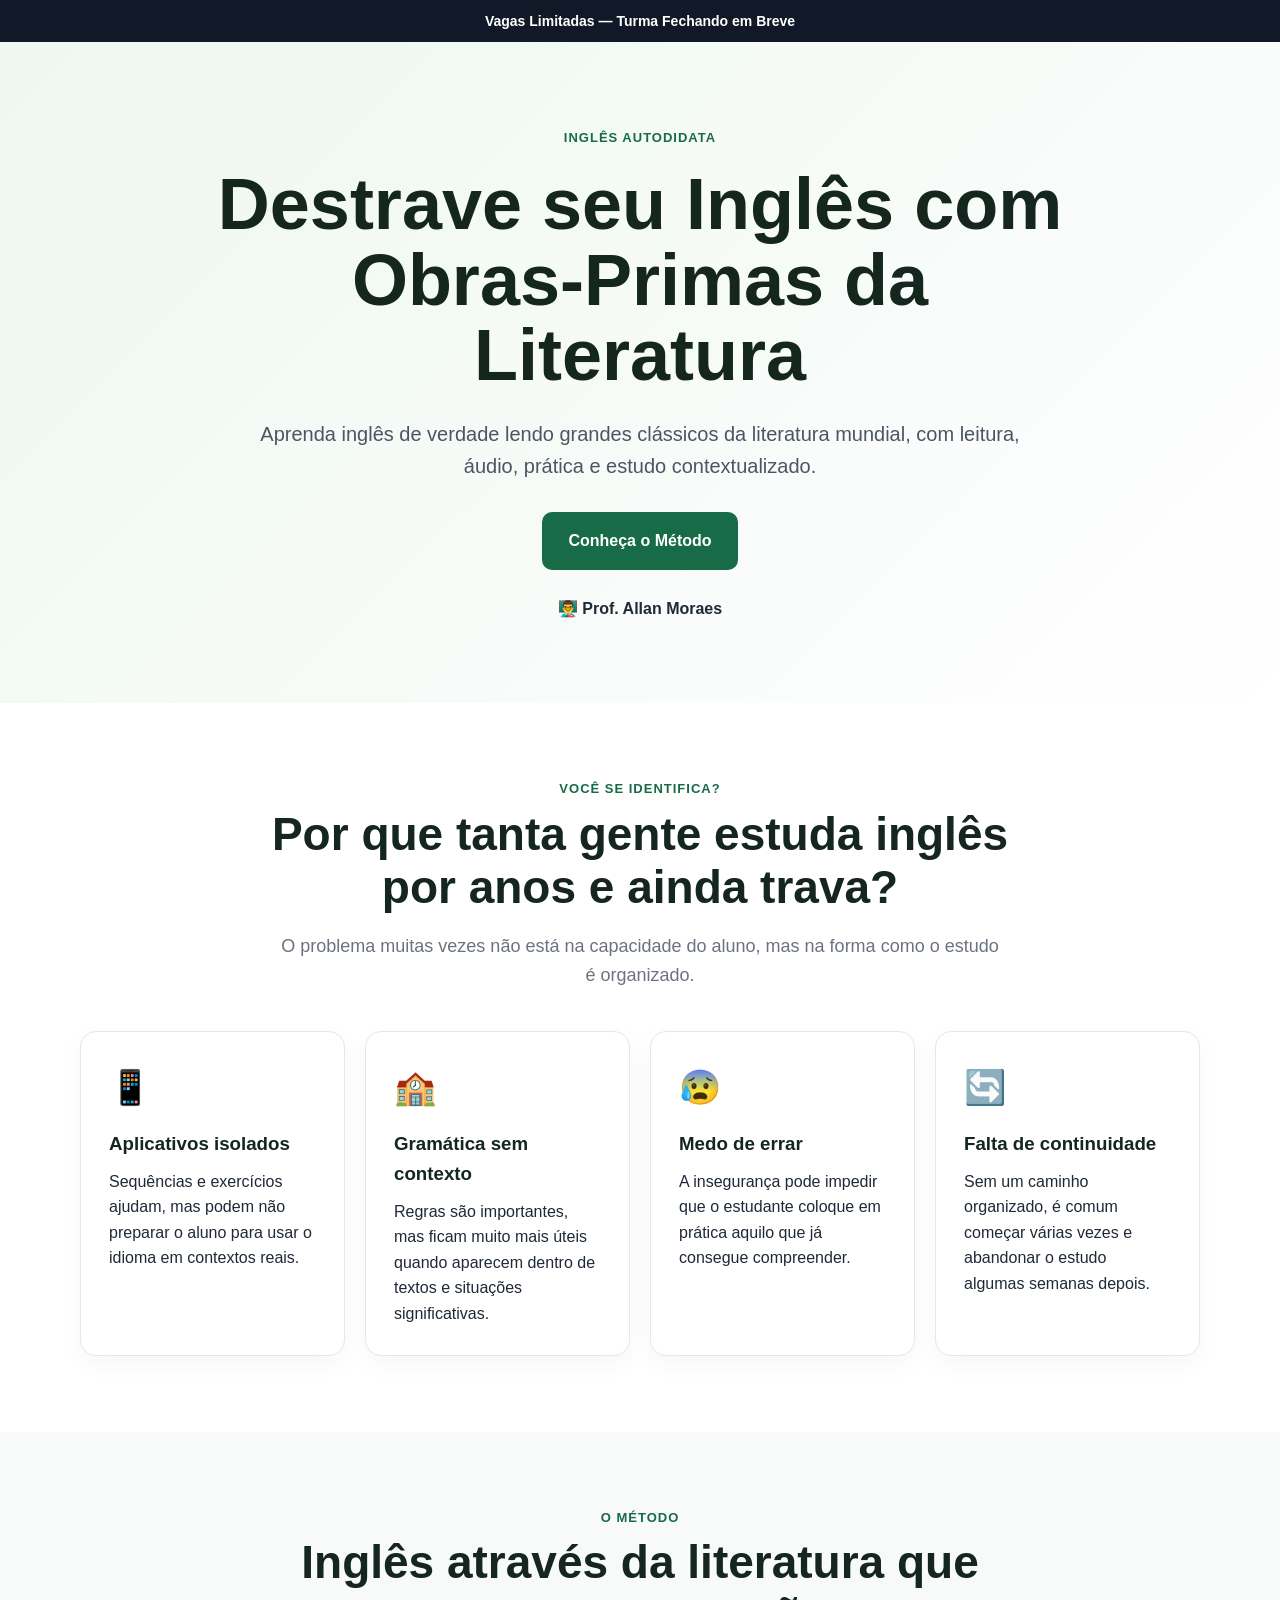
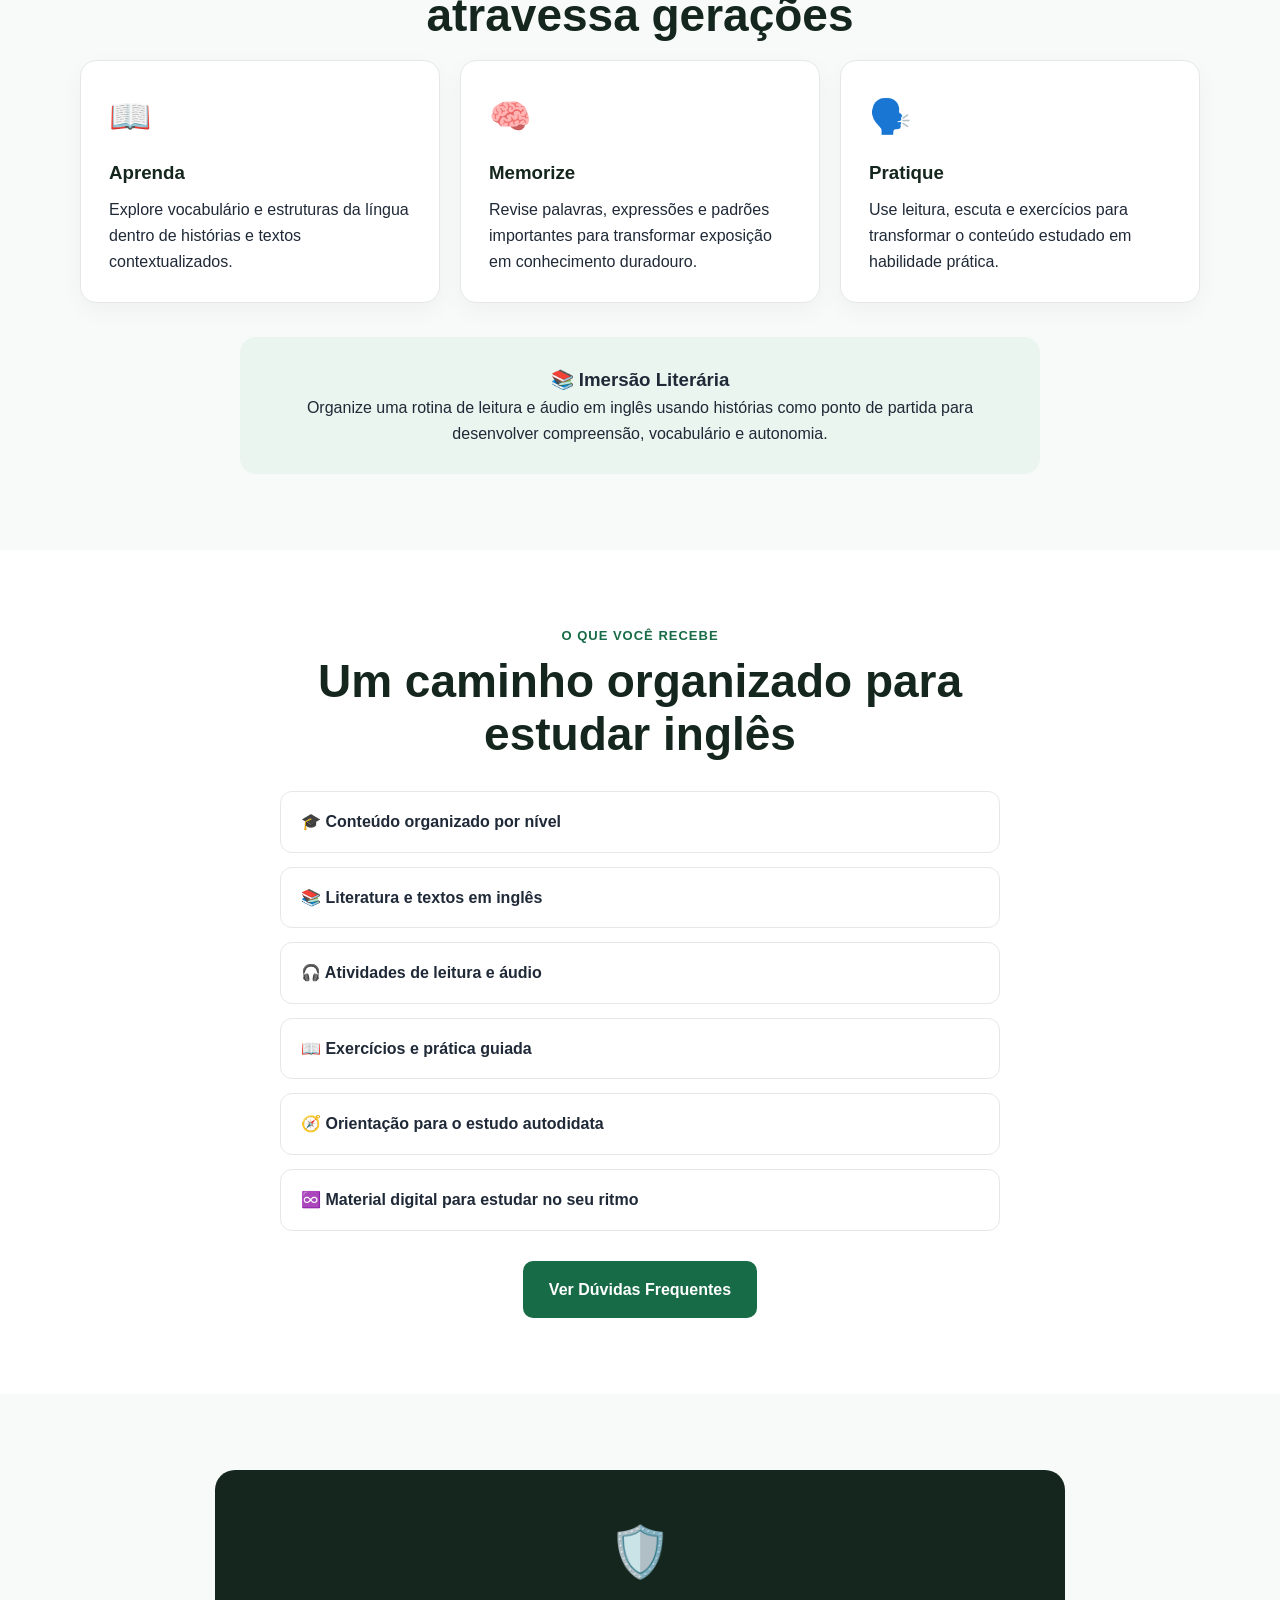
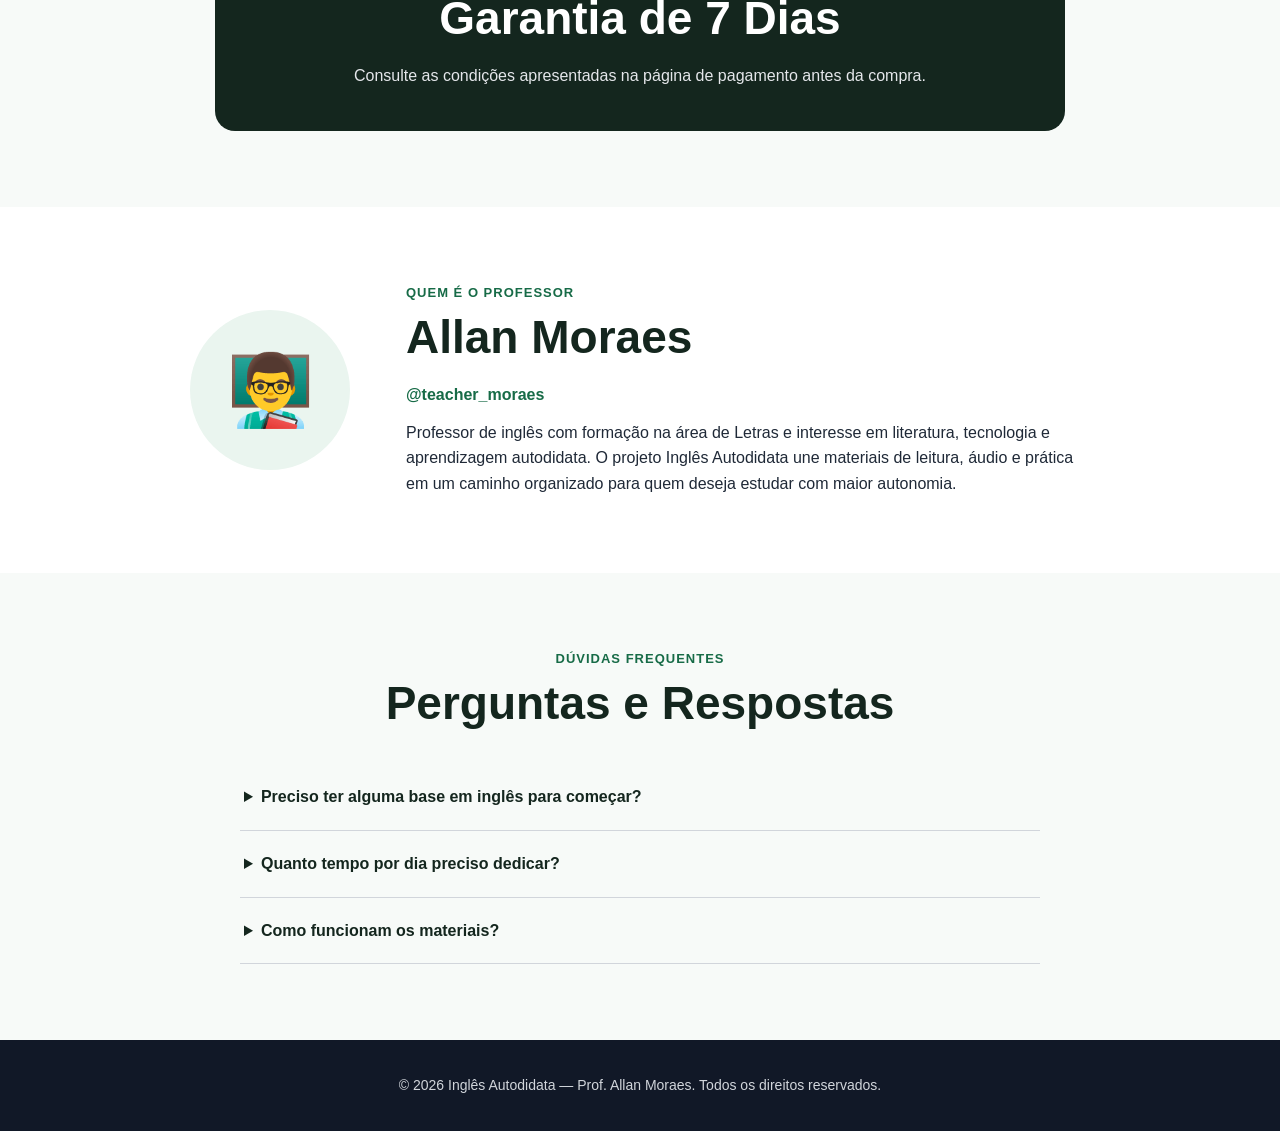
<file: index.html>
<!DOCTYPE html>
<html lang="pt-BR">
<head>
  <meta charset="UTF-8">
  <meta name="viewport" content="width=device-width, initial-scale=1.0">
  <meta name="description" content="Inglês Autodidata — aprenda inglês através da literatura clássica com o Prof. Allan Moraes.">
  <title>Inglês Autodidata | Allan Moraes</title>

  <style>
    * { box-sizing: border-box; margin: 0; padding: 0; }
    html { scroll-behavior: smooth; }

    body {
      font-family: Arial, Helvetica, sans-serif;
      color: #1f2937;
      background: #ffffff;
      line-height: 1.6;
    }

    a { text-decoration: none; color: inherit; }

    .container {
      width: min(1120px, 92%);
      margin: 0 auto;
    }

    .topbar {
      background: #111827;
      color: white;
      text-align: center;
      padding: 10px 16px;
      font-weight: 700;
      font-size: 14px;
    }

    .hero {
      background: linear-gradient(135deg, #eef7f1, #ffffff);
      padding: 82px 0;
      text-align: center;
    }

    .eyebrow {
      display: inline-block;
      color: #176b47;
      font-weight: 800;
      text-transform: uppercase;
      letter-spacing: 1px;
      font-size: 13px;
      margin-bottom: 18px;
    }

    h1 {
      font-size: clamp(38px, 7vw, 72px);
      line-height: 1.05;
      max-width: 900px;
      margin: 0 auto 24px;
      color: #14261e;
    }

    .hero p {
      max-width: 760px;
      margin: 0 auto 30px;
      font-size: 20px;
      color: #4b5563;
    }

    .btn {
      display: inline-block;
      background: #176b47;
      color: white;
      padding: 16px 26px;
      border-radius: 10px;
      font-weight: 800;
      transition: .2s;
      border: none;
      cursor: pointer;
    }

    .btn:hover {
      transform: translateY(-2px);
      opacity: .92;
    }

    .teacher-tag {
      margin-top: 26px;
      font-weight: 700;
    }

    section { padding: 76px 0; }

    .section-label {
      color: #176b47;
      text-transform: uppercase;
      letter-spacing: 1px;
      font-size: 13px;
      font-weight: 800;
      text-align: center;
      margin-bottom: 8px;
    }

    h2 {
      text-align: center;
      font-size: clamp(30px, 5vw, 46px);
      line-height: 1.15;
      color: #14261e;
      max-width: 800px;
      margin: 0 auto 18px;
    }

    .section-intro {
      text-align: center;
      max-width: 720px;
      margin: 0 auto 42px;
      color: #6b7280;
      font-size: 18px;
    }

    .grid {
      display: grid;
      grid-template-columns: repeat(4, 1fr);
      gap: 20px;
    }

    .grid.three { grid-template-columns: repeat(3, 1fr); }

    .card {
      background: white;
      border: 1px solid #e5e7eb;
      border-radius: 16px;
      padding: 28px;
      box-shadow: 0 8px 25px rgba(0,0,0,.04);
    }

    .card .icon {
      font-size: 34px;
      margin-bottom: 14px;
    }

    .card h3 {
      margin-bottom: 10px;
      color: #14261e;
    }

    .soft { background: #f7faf8; }

    .highlight {
      max-width: 800px;
      margin: 34px auto 0;
      padding: 28px;
      border-radius: 16px;
      background: #eaf5ef;
      text-align: center;
    }

    .quote {
      font-size: 16px;
      margin-bottom: 20px;
      color: #374151;
    }

    .stars {
      color: #b7791f;
      letter-spacing: 2px;
      margin-bottom: 14px;
    }

    .features {
      max-width: 720px;
      margin: 30px auto;
      display: grid;
      gap: 14px;
    }

    .feature {
      background: white;
      border: 1px solid #e5e7eb;
      padding: 17px 20px;
      border-radius: 12px;
      font-weight: 700;
    }

    .center { text-align: center; }

    .small {
      font-size: 13px;
      color: #6b7280;
      margin-top: 12px;
    }

    .guarantee {
      max-width: 850px;
      margin: 0 auto;
      background: #14261e;
      color: white;
      padding: 42px;
      border-radius: 20px;
      text-align: center;
    }

    .guarantee h2 { color: white; }
    .guarantee p { color: #e5e7eb; }

    .bio {
      display: grid;
      grid-template-columns: 180px 1fr;
      gap: 36px;
      align-items: center;
      max-width: 900px;
      margin: 0 auto;
    }

    .avatar {
      width: 160px;
      height: 160px;
      border-radius: 50%;
      display: grid;
      place-items: center;
      background: #eaf5ef;
      font-size: 70px;
    }

    .bio h2 { text-align: left; margin-left: 0; }

    .instagram {
      display: inline-block;
      margin-bottom: 12px;
      color: #176b47;
      font-weight: 800;
    }

    .faq {
      max-width: 800px;
      margin: 34px auto 0;
    }

    details {
      border-bottom: 1px solid #d1d5db;
      padding: 20px 4px;
    }

    summary {
      cursor: pointer;
      font-weight: 800;
      color: #14261e;
    }

    details p {
      padding-top: 12px;
      color: #4b5563;
    }

    footer {
      background: #111827;
      color: #d1d5db;
      padding: 34px 0;
      text-align: center;
      font-size: 14px;
    }

    @media (max-width: 850px) {
      .grid, .grid.three { grid-template-columns: 1fr 1fr; }
      .bio { grid-template-columns: 1fr; text-align: center; }
      .avatar { margin: auto; }
      .bio h2 { text-align: center; margin: 0 auto 18px; }
    }

    @media (max-width: 560px) {
      .grid, .grid.three { grid-template-columns: 1fr; }
      section { padding: 56px 0; }
      .hero { padding: 62px 0; }
      .hero p { font-size: 17px; }
    }
  </style>
</head>

<body>

  <div class="topbar">Vagas Limitadas — Turma Fechando em Breve</div>

  <header class="hero">
    <div class="container">
      <span class="eyebrow">Inglês Autodidata</span>
      <h1>Destrave seu Inglês com Obras-Primas da Literatura</h1>
      <p>
        Aprenda inglês de verdade lendo grandes clássicos da literatura mundial,
        com leitura, áudio, prática e estudo contextualizado.
      </p>
      <a class="btn" href="#metodo">Conheça o Método</a>
      <div class="teacher-tag">👨‍🏫 Prof. Allan Moraes</div>
    </div>
  </header>

  <section>
    <div class="container">
      <div class="section-label">Você se identifica?</div>
      <h2>Por que tanta gente estuda inglês por anos e ainda trava?</h2>
      <p class="section-intro">
        O problema muitas vezes não está na capacidade do aluno, mas na forma como o estudo é organizado.
      </p>

      <div class="grid">
        <div class="card">
          <div class="icon">📱</div>
          <h3>Aplicativos isolados</h3>
          <p>Sequências e exercícios ajudam, mas podem não preparar o aluno para usar o idioma em contextos reais.</p>
        </div>

        <div class="card">
          <div class="icon">🏫</div>
          <h3>Gramática sem contexto</h3>
          <p>Regras são importantes, mas ficam muito mais úteis quando aparecem dentro de textos e situações significativas.</p>
        </div>

        <div class="card">
          <div class="icon">😰</div>
          <h3>Medo de errar</h3>
          <p>A insegurança pode impedir que o estudante coloque em prática aquilo que já consegue compreender.</p>
        </div>

        <div class="card">
          <div class="icon">🔄</div>
          <h3>Falta de continuidade</h3>
          <p>Sem um caminho organizado, é comum começar várias vezes e abandonar o estudo algumas semanas depois.</p>
        </div>
      </div>
    </div>
  </section>

  <section class="soft" id="metodo">
    <div class="container">
      <div class="section-label">O Método</div>
      <h2>Inglês através da literatura que atravessa gerações</h2>

      <div class="grid three">
        <div class="card">
          <div class="icon">📖</div>
          <h3>Aprenda</h3>
          <p>Explore vocabulário e estruturas da língua dentro de histórias e textos contextualizados.</p>
        </div>

        <div class="card">
          <div class="icon">🧠</div>
          <h3>Memorize</h3>
          <p>Revise palavras, expressões e padrões importantes para transformar exposição em conhecimento duradouro.</p>
        </div>

        <div class="card">
          <div class="icon">🗣️</div>
          <h3>Pratique</h3>
          <p>Use leitura, escuta e exercícios para transformar o conteúdo estudado em habilidade prática.</p>
        </div>
      </div>

      <div class="highlight">
        <h3>📚 Imersão Literária</h3>
        <p>
          Organize uma rotina de leitura e áudio em inglês usando histórias como ponto de partida
          para desenvolver compreensão, vocabulário e autonomia.
        </p>
      </div>
    </div>
  </section>

  <section>
    <div class="container">
      <div class="section-label">O que você recebe</div>
      <h2>Um caminho organizado para estudar inglês</h2>

      <div class="features">
        <div class="feature">🎓 Conteúdo organizado por nível</div>
        <div class="feature">📚 Literatura e textos em inglês</div>
        <div class="feature">🎧 Atividades de leitura e áudio</div>
        <div class="feature">📖 Exercícios e prática guiada</div>
        <div class="feature">🧭 Orientação para o estudo autodidata</div>
        <div class="feature">♾️ Material digital para estudar no seu ritmo</div>
      </div>

      <div class="center">
        <a class="btn" href="#faq">Ver Dúvidas Frequentes</a>
      </div>
    </div>
  </section>

  <section class="soft">
    <div class="container">
      <div class="guarantee">
        <div style="font-size:50px">🛡️</div>
        <h2>Garantia de 7 Dias</h2>
        <p>
          Consulte as condições apresentadas na página de pagamento antes da compra.
        </p>
      </div>
    </div>
  </section>

  <section>
    <div class="container">
      <div class="bio">
        <div class="avatar">👨‍🏫</div>
        <div>
          <div class="section-label" style="text-align:left">Quem é o professor</div>
          <h2>Allan Moraes</h2>
          <a class="instagram" href="#" aria-label="Instagram">@teacher_moraes</a>
          <p>
            Professor de inglês com formação na área de Letras e interesse em literatura,
            tecnologia e aprendizagem autodidata. O projeto Inglês Autodidata une materiais
            de leitura, áudio e prática em um caminho organizado para quem deseja estudar
            com maior autonomia.
          </p>
        </div>
      </div>
    </div>
  </section>

  <section class="soft" id="faq">
    <div class="container">
      <div class="section-label">Dúvidas Frequentes</div>
      <h2>Perguntas e Respostas</h2>

      <div class="faq">
        <details>
          <summary>Preciso ter alguma base em inglês para começar?</summary>
          <p>Não necessariamente. A proposta é organizar o conteúdo por nível para permitir uma progressão gradual.</p>
        </details>

        <details>
          <summary>Quanto tempo por dia preciso dedicar?</summary>
          <p>Você pode adaptar a rotina à sua disponibilidade. A consistência tende a ser mais importante que sessões muito longas e esporádicas.</p>
        </details>

        <details>
          <summary>Como funcionam os materiais?</summary>
          <p>Os materiais combinam explicações, leitura, áudio e atividades para estudo guiado e prática independente.</p>
        </details>
      </div>
    </div>
  </section>

  <footer>
    <div class="container">
      <p>© 2026 Inglês Autodidata — Prof. Allan Moraes. Todos os direitos reservados.</p>
    </div>
  </footer>

</body>
</html>
</file>
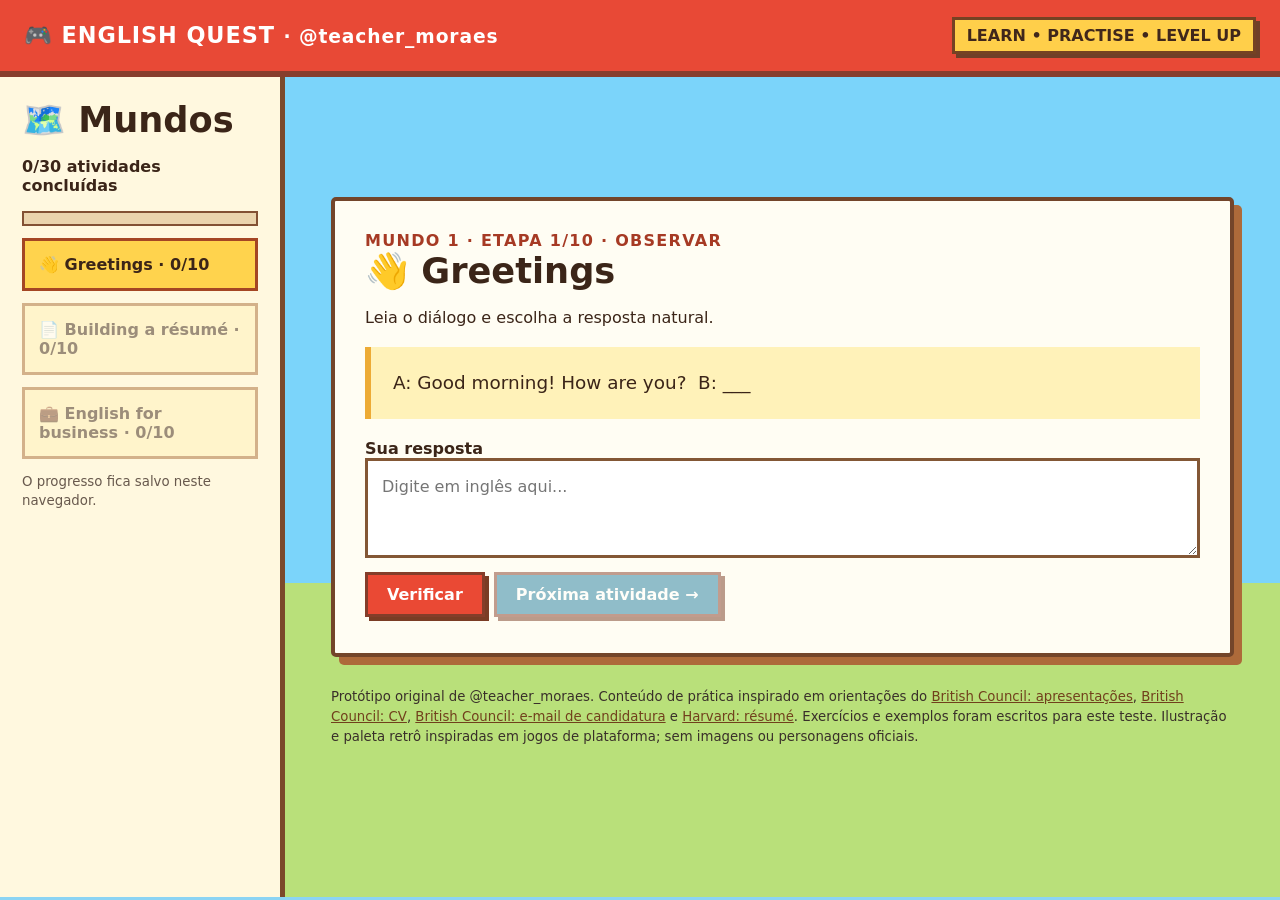
<file: English_Quest_teacher_moraes.html>
<!doctype html><html lang="pt-BR"><head><meta charset="utf-8"><meta name="viewport" content="width=device-width,initial-scale=1"><title>@teacher_moraes · English Quest</title><style>
:root{font-family:system-ui,Arial,sans-serif;color:#3b2518;background:#8bd4f4}*{box-sizing:border-box}body{margin:0;background:linear-gradient(#7bd4fa 0 65%,#b9e07a 65%)}header{background:#e84936;color:white;border-bottom:6px solid #873e2d;padding:17px 24px;display:flex;justify-content:space-between;align-items:center;gap:16px;flex-wrap:wrap}h1{font-size:1.4rem;margin:0;letter-spacing:.04em}.tag{background:#ffcf4a;color:#40271b;border:3px solid #754223;box-shadow:4px 4px 0 #703f28;padding:6px 12px;font-weight:900}.layout{display:grid;grid-template-columns:285px minmax(0,1fr);min-height:calc(100vh - 80px)}aside{background:#fff8df;border-right:5px solid #7b492b;padding:22px}main{padding:clamp(16px,4vw,46px);max-width:1040px;width:100%;margin:auto}.card{background:#fffdf3;border:4px solid #73452a;box-shadow:8px 8px 0 #ad6a3a;padding:clamp(18px,3vw,30px);border-radius:5px}h2{margin:0 0 10px;font-size:clamp(1.5rem,4vw,2.2rem)}.stage{color:#a63a24;font-weight:900;letter-spacing:.08em}.prompt{padding:22px;background:#fff2b9;border-left:6px solid #edab35;margin:20px 0;line-height:1.55;font-size:1.15rem;white-space:pre-wrap}.module{display:block;width:100%;text-align:left;margin:12px 0;padding:14px;border:3px solid #a86c38;background:#fff2b9;color:#3b2518;font-weight:800;cursor:pointer}.module.active{background:#ffd34d;border-color:#a44624}.module:disabled{opacity:.5;cursor:not-allowed}button{font:inherit}textarea{width:100%;min-height:100px;padding:14px;border:3px solid #835735;font:1rem/1.5 system-ui;resize:vertical;background:#fff}button.action{background:#ea4934;color:white;border:3px solid #853d29;box-shadow:4px 4px 0 #7a3c24;padding:10px 19px;font-weight:800;cursor:pointer;margin:10px 9px 6px 0}button.action.secondary{background:#247fa0}button.action:disabled{opacity:.5;cursor:not-allowed}.feedback{margin-top:16px;padding:15px;background:#e4f5ce;border-left:6px solid #5c9b31;line-height:1.5}.feedback.error{background:#ffe1d8;border-color:#cf4935}.progress{height:15px;background:#ead4ad;border:2px solid #825134;margin:12px 0}.progress span{display:block;height:100%;background:#58aa50}small{color:#68594d}footer{font-size:.83rem;line-height:1.5;margin:30px 0;color:#392f2a}a{color:#71401c}#counter{font-weight:800}@media(max-width:720px){.layout{display:block}aside{border-right:0;border-bottom:4px solid #7b492b}.card{box-shadow:4px 4px 0 #ad6a3a}header{padding:15px}}
</style></head><body><header><h1>🎮 ENGLISH QUEST <small style="color:#fff">· @teacher_moraes</small></h1><div class="tag">LEARN • PRACTISE • LEVEL UP</div></header><div class="layout"><aside><h2>🗺️ Mundos</h2><p id="counter"></p><div class="progress"><span id="bar"></span></div><div id="modules"></div><small>O progresso fica salvo neste navegador.</small></aside><main><section class="card"><div class="stage" id="stage"></div><h2 id="title"></h2><p id="instruction"></p><div class="prompt" id="prompt"></div><label for="answer"><strong>Sua resposta</strong></label><textarea id="answer" placeholder="Digite em inglês aqui..."></textarea><div><button class="action" id="check">Verificar</button><button class="action secondary" id="next">Próxima atividade →</button></div><div id="feedback" aria-live="polite"></div></section><footer>Protótipo original de @teacher_moraes. Conteúdo de prática inspirado em orientações do <a href="https://learnenglish.britishcouncil.org/free-resources/speaking/a1/meeting-new-people">British Council: apresentações</a>, <a href="https://learnenglish.britishcouncil.org/free-resources/business/business/magazine/writing-good-cv">British Council: CV</a>, <a href="https://learnenglish.britishcouncil.org/free-resources/writing/a2/email-cover-letter">British Council: e-mail de candidatura</a> e <a href="https://careerservices.fas.harvard.edu/resources/create-a-strong-resume/">Harvard: résumé</a>. Exercícios e exemplos foram escritos para este teste. Ilustração e paleta retrô inspiradas em jogos de plataforma; sem imagens ou personagens oficiais.</footer></main></div><script>
const modules=[{"name": "Greetings", "icon": "👋", "items": [{"stage": "OBSERVAR", "instruction": "Leia o diálogo e escolha a resposta natural.", "prompt": "A: Good morning! How are you?  B: ___", "answers": ["I’m fine, thank you."], "explanation": "Good morning é uma saudação; How are you? pergunta como a pessoa está."}, {"stage": "PREVER", "instruction": "Qual expressão cabe ao conhecer alguém?", "prompt": "A: My name is Ana.  B: ___", "answers": ["Nice to meet you."], "explanation": "Nice to meet you é usado em apresentações."}, {"stage": "PREENCHER", "instruction": "Complete a apresentação.", "prompt": "Hello, my ___ is Bruno.", "answers": ["name"], "explanation": "My name is... significa Meu nome é..."}, {"stage": "CORRIGIR", "instruction": "Corrija a frase inteira.", "prompt": "I is from Manaus.", "answers": ["I am from Manaus.", "I’m from Manaus."], "explanation": "Com I, usamos am."}, {"stage": "MODIFICAR", "instruction": "Passe para uma despedida formal.", "prompt": "Troque Bye! por uma despedida educada.", "answers": ["Goodbye.", "Goodbye", "Have a nice day.", "Have a nice day"], "explanation": "Goodbye e Have a nice day são despedidas adequadas."}, {"stage": "CRIAR", "instruction": "Escreva sua apresentação em inglês.", "prompt": "Inclua nome, cidade e uma saudação. Revise com a lista após enviar.", "answers": [], "explanation": "Confira se há saudação, My name is.../I am..., e I am from..."}, {"stage": "OBSERVAR", "instruction": "Escolha a resposta à apresentação.", "prompt": "A: This is my colleague, Júlia.  B: ___", "answers": ["Nice to meet you, Júlia.", "Nice to meet you Julia."], "explanation": "Uma resposta natural é Nice to meet you."}, {"stage": "PREENCHER", "instruction": "Complete a pergunta.", "prompt": "Where ___ you from?", "answers": ["are"], "explanation": "Where are you from? pergunta de onde a pessoa é."}, {"stage": "CORRIGIR", "instruction": "Corrija a frase inteira.", "prompt": "She are my manager.", "answers": ["She is my manager.", "She’s my manager."], "explanation": "Com she, usamos is."}, {"stage": "CRIAR", "instruction": "Escreva um minidiálogo de apresentação.", "prompt": "Use saudação, nome e despedida em duas ou mais falas.", "answers": [], "explanation": "Confira se as falas formam uma troca natural e se a despedida fecha a conversa."}]}, {"name": "Building a résumé", "icon": "📄", "items": [{"stage": "OBSERVAR", "instruction": "Escolha a seção adequada.", "prompt": "Onde entram seus empregos anteriores?", "answers": ["Work experience", "Experience"], "explanation": "Work experience reúne experiências profissionais."}, {"stage": "PREVER", "instruction": "Escolha um título claro para formação.", "prompt": "Qual título indica sua educação formal?", "answers": ["Education"], "explanation": "Education identifica sua formação."}, {"stage": "PREENCHER", "instruction": "Complete o título da seção.", "prompt": "Work ___", "answers": ["experience"], "explanation": "Uma seção frequente de CV/résumé é Work experience."}, {"stage": "CORRIGIR", "instruction": "Corrija a frase inteira.", "prompt": "I have experience in teach English.", "answers": ["I have experience teaching English.", "I have experience in teaching English."], "explanation": "Depois de experience, teaching funciona; in teaching também é possível."}, {"stage": "MODIFICAR", "instruction": "Transforme em um bullet de currículo no passado.", "prompt": "I teach English to teenagers.", "answers": ["Taught English to teenagers."], "explanation": "Um bullet pode começar com verbo de ação no passado para experiência encerrada."}, {"stage": "CRIAR", "instruction": "Escreva um resumo profissional curto.", "prompt": "Inclua sua área, uma habilidade e um objetivo profissional.", "answers": [], "explanation": "Revise se a informação é verdadeira, relevante para a vaga e fácil de ler."}, {"stage": "OBSERVAR", "instruction": "Escolha o bullet mais específico.", "prompt": "A) Responsible for classes.  B) Planned and taught weekly English classes for teenagers.", "answers": ["B"], "explanation": "A opção B descreve ação e público com mais clareza."}, {"stage": "PREENCHER", "instruction": "Complete com verbo de ação.", "prompt": "___ weekly lessons for beginner students.", "answers": ["Planned"], "explanation": "Planned descreve uma ação concreta; use somente se refletir sua experiência."}, {"stage": "CORRIGIR", "instruction": "Corrija a frase inteira.", "prompt": "I graduated on 2024.", "answers": ["I graduated in 2024."], "explanation": "Use in com anos: in 2024."}, {"stage": "CRIAR", "instruction": "Escreva um bullet de experiência.", "prompt": "Use um verbo de ação e descreva o trabalho realizado, sem inventar resultados.", "answers": [], "explanation": "Confira verbo, clareza, relevância e fidelidade à experiência real."}]}, {"name": "English for business", "icon": "💼", "items": [{"stage": "OBSERVAR", "instruction": "Escolha o assunto de e-mail claro.", "prompt": "Qual assunto combina com uma reunião em 15 October?", "answers": ["Meeting request – 15 October", "Meeting request - 15 October"], "explanation": "Um assunto claro informa propósito e data."}, {"stage": "PREVER", "instruction": "Escolha uma abertura apropriada.", "prompt": "E-mail a uma pessoa cujo nome você conhece: ___", "answers": ["Dear Ms. Silva,", "Dear Ms Silva,"], "explanation": "Dear + título/nome é uma abertura formal possível."}, {"stage": "PREENCHER", "instruction": "Complete o pedido educado.", "prompt": "Could you ___ me the agenda, please?", "answers": ["send"], "explanation": "Could you ... please? faz um pedido educado."}, {"stage": "CORRIGIR", "instruction": "Corrija a frase inteira.", "prompt": "I look forward to hear from you.", "answers": ["I look forward to hearing from you."], "explanation": "Após look forward to, usamos a forma com -ing."}, {"stage": "MODIFICAR", "instruction": "Reescreva o pedido de modo mais educado.", "prompt": "Send me the report.", "answers": ["Could you send me the report, please?", "Could you please send me the report?"], "explanation": "Could you ... please? suaviza o pedido."}, {"stage": "CRIAR", "instruction": "Escreva um e-mail curto pedindo uma reunião.", "prompt": "Inclua assunto, saudação, motivo, proposta de data e despedida.", "answers": [], "explanation": "Revise assunto, saudação, pedido claro, data e encerramento."}, {"stage": "OBSERVAR", "instruction": "Escolha a expressão para confirmar recebimento.", "prompt": "Qual frase confirma que você recebeu um e-mail?", "answers": ["Thank you for your email."], "explanation": "A frase reconhece o contato recebido."}, {"stage": "PREENCHER", "instruction": "Complete o convite.", "prompt": "Are you ___ on Friday morning?", "answers": ["available"], "explanation": "Available pergunta se a pessoa tem disponibilidade."}, {"stage": "CORRIGIR", "instruction": "Corrija a frase inteira.", "prompt": "Please find attach my CV.", "answers": ["Please find attached my CV."], "explanation": "Attached é o particípio usado nessa expressão."}, {"stage": "CRIAR", "instruction": "Escreva uma resposta de acompanhamento.", "prompt": "Agradeça, confirme uma reunião e encerre de forma profissional.", "answers": [], "explanation": "Confira se data e horário estão explícitos e se o tom é cortês."}]}];let state={module:0,item:0,done:{}};try{const saved=JSON.parse(localStorage.getItem('teacher_moraes_english_v1'));if(saved&&typeof saved==='object')state={...state,...saved}}catch(_){};if(!Number.isInteger(state.module)||state.module<0||state.module>=modules.length)state.module=0;if(!Number.isInteger(state.item)||state.item<0||state.item>=10)state.item=0;if(!state.done||typeof state.done!=='object')state.done={};const $=id=>document.getElementById(id);const key=()=>`${state.module}-${state.item}`;const current=()=>modules[state.module].items[state.item];function save(){try{localStorage.setItem('teacher_moraes_english_v1',JSON.stringify(state))}catch(_){}}function norm(s){return s.normalize('NFKC').toLocaleLowerCase().replace(/[’‘]/g,"'").replace(/[.!,?;:–—-]/g,' ').replace(/\s+/g,' ').trim()}function show(){const m=modules[state.module],q=current();$('stage').textContent=`MUNDO ${state.module+1} · ETAPA ${state.item+1}/10 · ${q.stage}`;$('title').textContent=`${m.icon} ${m.name}`;$('instruction').textContent=q.instruction;$('prompt').textContent=q.prompt;$('answer').value='';$('feedback').replaceChildren();$('next').disabled=!state.done[key()];const total=Object.keys(state.done).filter(k=>state.done[k]).length;$('counter').textContent=`${total}/30 atividades concluídas`;$('bar').style.width=`${total/30*100}%`;$('modules').replaceChildren();modules.forEach((mod,i)=>{const count=mod.items.filter((_,j)=>state.done[`${i}-${j}`]).length,b=document.createElement('button');b.className='module'+(i===state.module?' active':'');b.textContent=`${mod.icon} ${mod.name} · ${count}/10`;b.disabled=i>0&&!modules[i-1].items.every((_,j)=>state.done[`${i-1}-${j}`]);b.onclick=()=>{state.module=i;state.item=0;save();show()};$('modules').append(b)})}function feedback(msg,error=false){const d=$('feedback');d.className='feedback'+(error?' error':'');d.textContent=msg} $('check').onclick=()=>{const q=current(),v=$('answer').value.trim();if(!v){feedback('Digite uma resposta antes de verificar.',true);return}if(q.answers.length&&!q.answers.some(a=>norm(a)===norm(v))){feedback('Tente novamente. Dica: '+q.explanation,true);return}state.done[key()]=true;save();feedback((q.answers.length?'✅ Correto! ':'📝 Resposta registrada para autoavaliação. ')+q.explanation);$('next').disabled=false;const total=Object.values(state.done).filter(Boolean).length;$('counter').textContent=`${total}/30 atividades concluídas`;$('bar').style.width=`${total/30*100}%`};$('next').onclick=()=>{if(!state.done[key()])return;if(state.item<9)state.item++;else if(state.module<modules.length-1){state.module++;state.item=0}else{feedback('🏆 Você concluiu os três mundos!');return}save();show()};show();
</script></body></html>
</file>
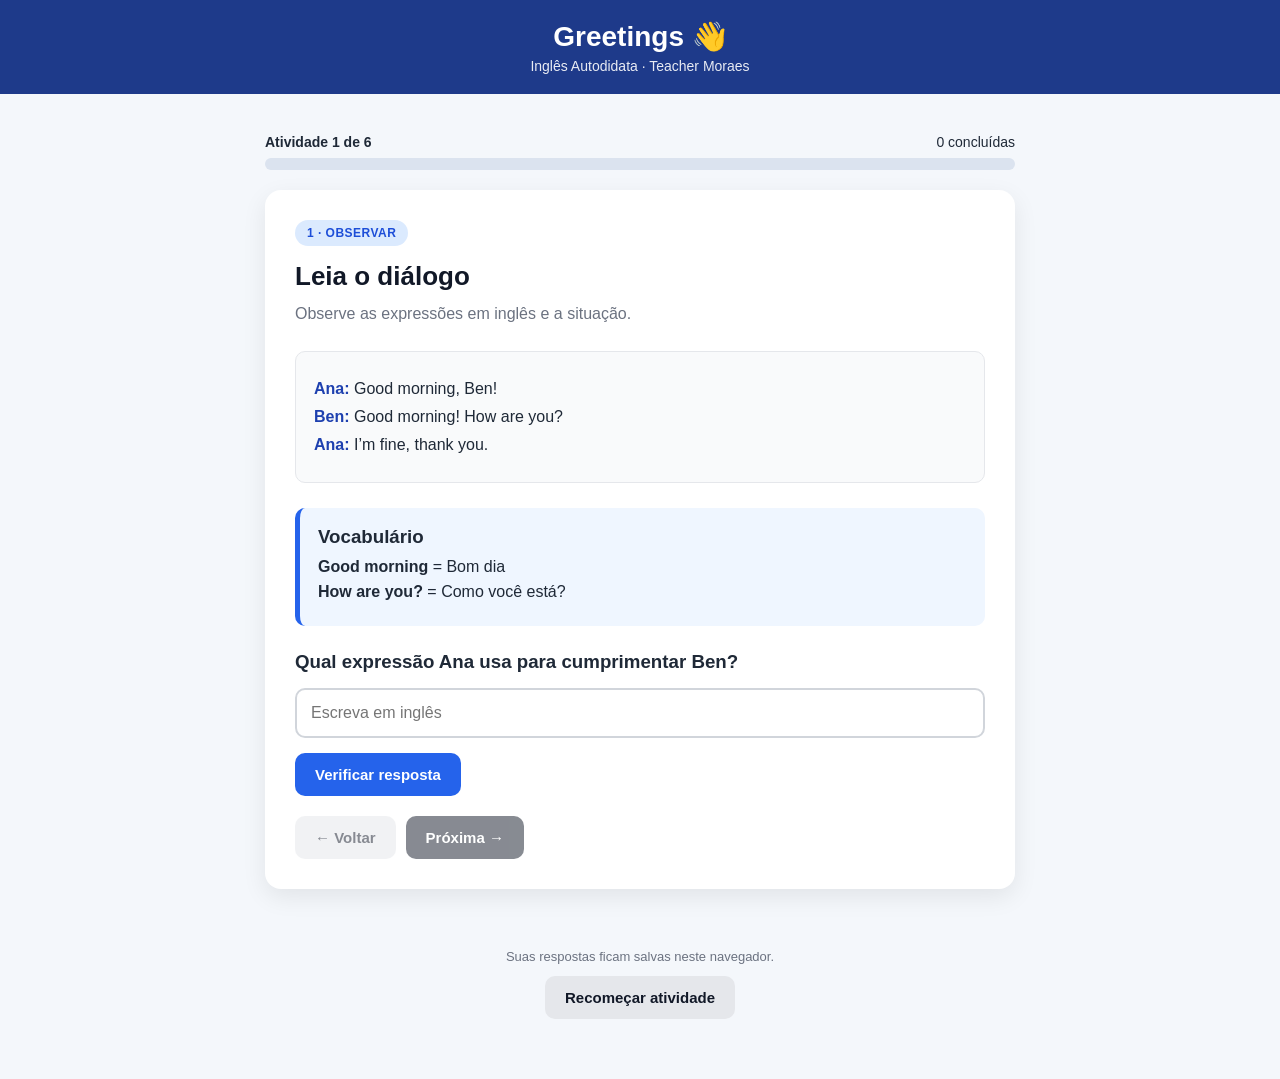
<file: index (1).html>
<!doctype html>
<html lang="pt-BR">
<head>
<meta charset="utf-8">
<meta name="viewport" content="width=device-width,initial-scale=1">
<title>Greetings | Teacher Moraes</title>
<style>
/* =========================
   CONFIGURAÇÕES GERAIS
========================= */

* {
    margin: 0;
    padding: 0;
    box-sizing: border-box;
}

body {
    font-family: Arial, Helvetica, sans-serif;
    background: #f4f7fb;
    color: #1f2937;
    min-height: 100vh;
}


/* =========================
   CABEÇALHO
========================= */

header {
    background: #1e3a8a;
    color: white;
    padding: 20px;
    text-align: center;
}

header h1 {
    font-size: 28px;
    margin-bottom: 5px;
}

header p {
    font-size: 14px;
    opacity: 0.9;
}


/* =========================
   CONTAINER PRINCIPAL
========================= */

.container {
    width: 90%;
    max-width: 750px;
    margin: 40px auto;
}


/* =========================
   PROGRESSO
========================= */

.progress-area {
    margin-bottom: 20px;
}

.progress-text {
    display: flex;
    justify-content: space-between;
    margin-bottom: 8px;
    font-size: 14px;
}

.progress-bar {
    width: 100%;
    height: 12px;
    background: #dbe3ef;
    border-radius: 20px;
    overflow: hidden;
}

.progress {
    width: 20%;
    height: 100%;
    background: #2563eb;
    transition: 0.3s;
}


/* =========================
   CARD DA ATIVIDADE
========================= */

.card {
    background: white;
    border-radius: 16px;
    padding: 30px;
    box-shadow: 0 8px 25px rgba(0, 0, 0, 0.08);
}


/* =========================
   TIPO DE ATIVIDADE
========================= */

.stage {
    display: inline-block;
    background: #dbeafe;
    color: #1d4ed8;
    padding: 6px 12px;
    border-radius: 20px;
    font-size: 12px;
    font-weight: bold;
    margin-bottom: 15px;
}


/* =========================
   TÍTULOS
========================= */

.card h2 {
    font-size: 26px;
    margin-bottom: 10px;
    color: #111827;
}

.instruction {
    color: #6b7280;
    margin-bottom: 25px;
}


/* =========================
   BLOCO DE CONTEÚDO
========================= */

.lesson-box {
    background: #eff6ff;
    border-left: 5px solid #2563eb;
    padding: 18px;
    border-radius: 10px;
    margin-bottom: 25px;
}

.lesson-box h3 {
    margin-bottom: 10px;
}

.lesson-box p {
    margin: 7px 0;
}


/* =========================
   DIÁLOGO
========================= */

.dialogue {
    background: #f9fafb;
    border: 1px solid #e5e7eb;
    padding: 18px;
    border-radius: 10px;
    margin-bottom: 25px;
}

.speaker {
    font-weight: bold;
    color: #1e40af;
}

.dialogue p {
    margin: 10px 0;
}


/* =========================
   EXERCÍCIO
========================= */

.exercise {
    margin-top: 20px;
}

.exercise h3 {
    margin-bottom: 15px;
}

.question {
    font-size: 18px;
    font-weight: bold;
    margin-bottom: 15px;
}


/* =========================
   INPUT
========================= */

.answer {
    width: 100%;
    padding: 14px;
    font-size: 16px;
    border: 2px solid #d1d5db;
    border-radius: 10px;
    outline: none;
    margin-bottom: 15px;
    transition: 0.2s;
}

.answer:focus {
    border-color: #2563eb;
}


/* =========================
   TEXTAREA
========================= */

textarea.answer {
    min-height: 100px;
    resize: vertical;
}


/* =========================
   ALTERNATIVAS
========================= */

.options {
    display: flex;
    flex-direction: column;
    gap: 10px;
    margin-bottom: 20px;
}

.option {
    background: white;
    border: 2px solid #d1d5db;
    padding: 14px;
    border-radius: 10px;
    cursor: pointer;
    transition: 0.2s;
}

.option:hover {
    border-color: #2563eb;
    background: #eff6ff;
}

.option input {
    margin-right: 8px;
}


/* =========================
   BOTÕES
========================= */

.buttons {
    display: flex;
    gap: 10px;
    margin-top: 20px;
}

button {
    border: none;
    padding: 13px 20px;
    border-radius: 10px;
    font-size: 15px;
    cursor: pointer;
    font-weight: bold;
    transition: 0.2s;
}

.btn-check {
    background: #2563eb;
    color: white;
}

.btn-check:hover {
    background: #1d4ed8;
}

.btn-next {
    background: #111827;
    color: white;
}

.btn-next:hover {
    background: #374151;
}

.btn-back {
    background: #e5e7eb;
    color: #111827;
}


/* =========================
   BOTÃO DE ÁUDIO
========================= */

.btn-audio {
    background: #fef3c7;
    color: #92400e;
    margin-bottom: 15px;
}

.btn-audio:hover {
    background: #fde68a;
}


/* =========================
   FEEDBACK
========================= */

.feedback {
    margin-top: 20px;
    padding: 15px;
    border-radius: 10px;
    display: none;
}

.feedback.correct {
    display: block;
    background: #dcfce7;
    color: #166534;
    border: 1px solid #86efac;
}

.feedback.wrong {
    display: block;
    background: #fee2e2;
    color: #991b1b;
    border: 1px solid #fca5a5;
}


/* =========================
   DICA
========================= */

.hint {
    background: #fff7ed;
    border-left: 5px solid #f97316;
    padding: 15px;
    margin-top: 20px;
    border-radius: 8px;
}

.hint strong {
    color: #c2410c;
}


/* =========================
   VOCABULÁRIO
========================= */

.vocabulary {
    display: grid;
    grid-template-columns: repeat(2, 1fr);
    gap: 12px;
    margin-top: 20px;
}

.word-card {
    background: #f3f4f6;
    border-radius: 10px;
    padding: 15px;
    text-align: center;
}

.word-card strong {
    display: block;
    color: #1d4ed8;
    font-size: 17px;
    margin-bottom: 5px;
}


/* =========================
   RODAPÉ
========================= */

footer {
    text-align: center;
    margin-top: 40px;
    padding: 20px;
    color: #6b7280;
    font-size: 13px;
}


/* =========================
   RESPONSIVIDADE
========================= */

@media (max-width: 600px) {

    .container {
        width: 95%;
        margin: 20px auto;
    }

    .card {
        padding: 20px;
    }

    .vocabulary {
        grid-template-columns: 1fr;
    }

    .buttons {
        flex-direction: column;
    }

    button {
        width: 100%;
    }

}
button:disabled{opacity:.5;cursor:not-allowed}.option:has(input:checked){border-color:#2563eb;background:#eff6ff}.progress{width:0}.stage{letter-spacing:.04em}.feedback{line-height:1.5}.card{min-height:410px}.instruction{line-height:1.5}.hint{line-height:1.5} .muted{color:#6b7280;font-size:14px;margin-top:12px} .buttons{flex-wrap:wrap} .question{line-height:1.5} .answer{font-family:inherit} .btn-reset{background:#e5e7eb;color:#111827;margin-top:12px} button:focus-visible,.answer:focus-visible,.option:focus-within{outline:3px solid #f59e0b;outline-offset:3px}
</style>
</head>
<body>
<header><h1>Greetings 👋</h1><p>Inglês Autodidata · Teacher Moraes</p></header>
<main class="container">
<div class="progress-area"><div class="progress-text"><strong id="counter">Atividade 1 de 6</strong><span id="done">0 concluídas</span></div><div class="progress-bar" role="progressbar" aria-label="Progresso" aria-valuemin="0" aria-valuemax="6" aria-valuenow="0"><div class="progress" id="progress"></div></div></div>
<section class="card" aria-live="polite"><span class="stage" id="stage"></span><h2 id="title"></h2><p class="instruction" id="instruction"></p><div id="content"></div><div class="exercise"><h3 id="question"></h3><div id="response"></div><button class="btn-check" id="check" type="button">Verificar resposta</button><div class="feedback" id="feedback" role="status"></div></div><div class="buttons"><button class="btn-back" id="back" type="button">← Voltar</button><button class="btn-next" id="next" type="button">Próxima →</button></div></section>
<footer><p>Suas respostas ficam salvas neste navegador.</p><button class="btn-reset" id="reset" type="button">Recomeçar atividade</button></footer>
</main>
<script>
const activities=[
{stage:'1 · OBSERVAR',title:'Leia o diálogo',instruction:'Observe as expressões em inglês e a situação.',content:'<div class="dialogue"><p><span class="speaker">Ana:</span> Good morning, Ben!</p><p><span class="speaker">Ben:</span> Good morning! How are you?</p><p><span class="speaker">Ana:</span> I’m fine, thank you.</p></div><div class="lesson-box"><h3>Vocabulário</h3><p><strong>Good morning</strong> = Bom dia</p><p><strong>How are you?</strong> = Como você está?</p></div>',question:'Qual expressão Ana usa para cumprimentar Ben?',type:'text',answers:['good morning'],explanation:'“Good morning” é um cumprimento usado pela manhã.'},
{stage:'2 · PREVER',title:'Escolha uma resposta',instruction:'Imagine que uma pessoa acabou de dizer “How are you?”',question:'Qual resposta combina com essa pergunta?',type:'choice',options:['I’m fine, thank you.','Good night!','My name is morning.'],answer:0,explanation:'“I’m fine, thank you” responde à pergunta “How are you?”'},
{stage:'3 · PREENCHER',title:'Complete a expressão',instruction:'Você encontra um colega às 8 horas da manhã.',question:'Good ______, Allan!',type:'text',answers:['morning'],explanation:'Às 8h, podemos dizer “Good morning!”'},
{stage:'4 · CORRIGIR',title:'Corrija o cumprimento',instruction:'Alguém encontra um amigo às 8h e diz “Good night!”',question:'Escreva o cumprimento adequado para esse encontro.',type:'text',answers:['good morning','good morning!'],explanation:'“Good morning!” é usado para cumprimentar alguém de manhã. “Good night” costuma ser uma despedida à noite.'},
{stage:'5 · MODIFICAR',title:'Deixe mais informal',instruction:'Troque a saudação formal por uma saudação informal.',content:'<div class="lesson-box"><p><strong>Original:</strong> Hello, my name is Allan.</p><p><strong>Modelo:</strong> Hi, I’m Allan.</p></div>',question:'Como você diria “Hello, my name is Ana” de modo mais informal?',type:'text',answers:["hi i'm ana","hi i am ana"],explanation:'Uma opção é “Hi, I’m Ana.”'},
{stage:'6 · CRIAR',title:'Crie um diálogo',instruction:'Agora use o que praticou. Escreva ao menos duas falas em inglês: um cumprimento e uma resposta.',question:'Seu pequeno diálogo:',type:'create',explanation:'Exemplo: A: Good morning! How are you?  B: I’m fine, thank you. And you?'}
];
const key='greetings-teacher-moraes-v1';
let saved;try{saved=JSON.parse(localStorage.getItem(key))||{}}catch{saved={}};
let state={index:0,responses:{},completed:{},...saved};
if(!Number.isInteger(state.index)||state.index<0||state.index>=activities.length)state.index=0;
const $=id=>document.getElementById(id);
function persist(){try{localStorage.setItem(key,JSON.stringify(state))}catch{}}
function normalize(value){return value.normalize('NFKD').replace(/[\u0300-\u036f]/g,'').toLowerCase().replace(/[’‘]/g,"'").replace(/[.!?]+$/g,'').replace(/\s+/g,' ').trim()}
function render(){const i=state.index,a=activities[i];$('counter').textContent=`Atividade ${i+1} de ${activities.length}`;const total=Object.keys(state.completed).length;$('done').textContent=`${total} concluída${total===1?'':'s'}`;$('progress').style.width=`${total/activities.length*100}%`;document.querySelector('[role=progressbar]').setAttribute('aria-valuenow',total);$('stage').textContent=a.stage;$('title').textContent=a.title;$('instruction').textContent=a.instruction;$('content').innerHTML=a.content||'';$('question').textContent=a.question;$('feedback').className='feedback';$('feedback').textContent='';$('check').textContent=a.type==='create'?'Salvar diálogo':'Verificar resposta';$('back').disabled=i===0;$('next').textContent=i===activities.length-1?'Ver resultado':'Próxima →';$('next').disabled=!state.completed[i]&&i!==activities.length-1;
const response=$('response');response.replaceChildren();if(a.type==='choice'){const group=document.createElement('div');group.className='options';a.options.forEach((option,n)=>{const label=document.createElement('label');label.className='option';const input=document.createElement('input');input.type='radio';input.name='answer';input.value=n;input.checked=Number(state.responses[i])===n;input.addEventListener('change',()=>{state.responses[i]=n;persist()});label.append(input,document.createTextNode(option));group.append(label)});response.append(group)}else{const input=document.createElement(a.type==='create'?'textarea':'input');input.className='answer';input.setAttribute('aria-label','Sua resposta');if(a.type==='text')input.type='text';input.placeholder=a.type==='create'?'A: Hello!\nB: Hi! How are you?':'Escreva em inglês';input.value=state.responses[i]||'';input.addEventListener('input',()=>{state.responses[i]=input.value;persist()});if(a.type==='text')input.addEventListener('keydown',e=>{if(e.key==='Enter')check()});response.append(input)}if(state.completed[i])show(true,a.explanation)}
function show(correct,message){const el=$('feedback');el.className='feedback '+(correct?'correct':'wrong');el.textContent=(correct?'✓ ':'Tente novamente. ')+message}
function check(){const i=state.index,a=activities[i],raw=state.responses[i];if(raw===undefined||raw===null||String(raw).trim()===''){show(false,'Digite ou selecione uma resposta.');return}let correct;if(a.type==='choice')correct=Number(raw)===a.answer;else if(a.type==='create')correct=String(raw).trim().split(/\n/).filter(x=>x.trim()).length>=2;else correct=a.answers.some(answer=>normalize(raw)===normalize(answer));if(correct){state.completed[i]=true;persist();render()}else show(false,a.type==='create'?'Escreva duas falas, cada uma em uma linha.':'Leia o enunciado e tente outra vez.')}
$('check').addEventListener('click',check);$('back').addEventListener('click',()=>{if(state.index>0){state.index--;persist();render()}});$('next').addEventListener('click',()=>{if(state.index<activities.length-1){if(!state.completed[state.index])return;state.index++;persist();render()}else{const total=Object.keys(state.completed).length;$('feedback').className='feedback correct';$('feedback').textContent=`Você concluiu ${total} de ${activities.length} atividades!`;}});$('reset').addEventListener('click',()=>{if(confirm('Apagar as respostas e recomeçar?')){state={index:0,responses:{},completed:{}};persist();render()}});render();
</script>
</body>
</html>
</file>
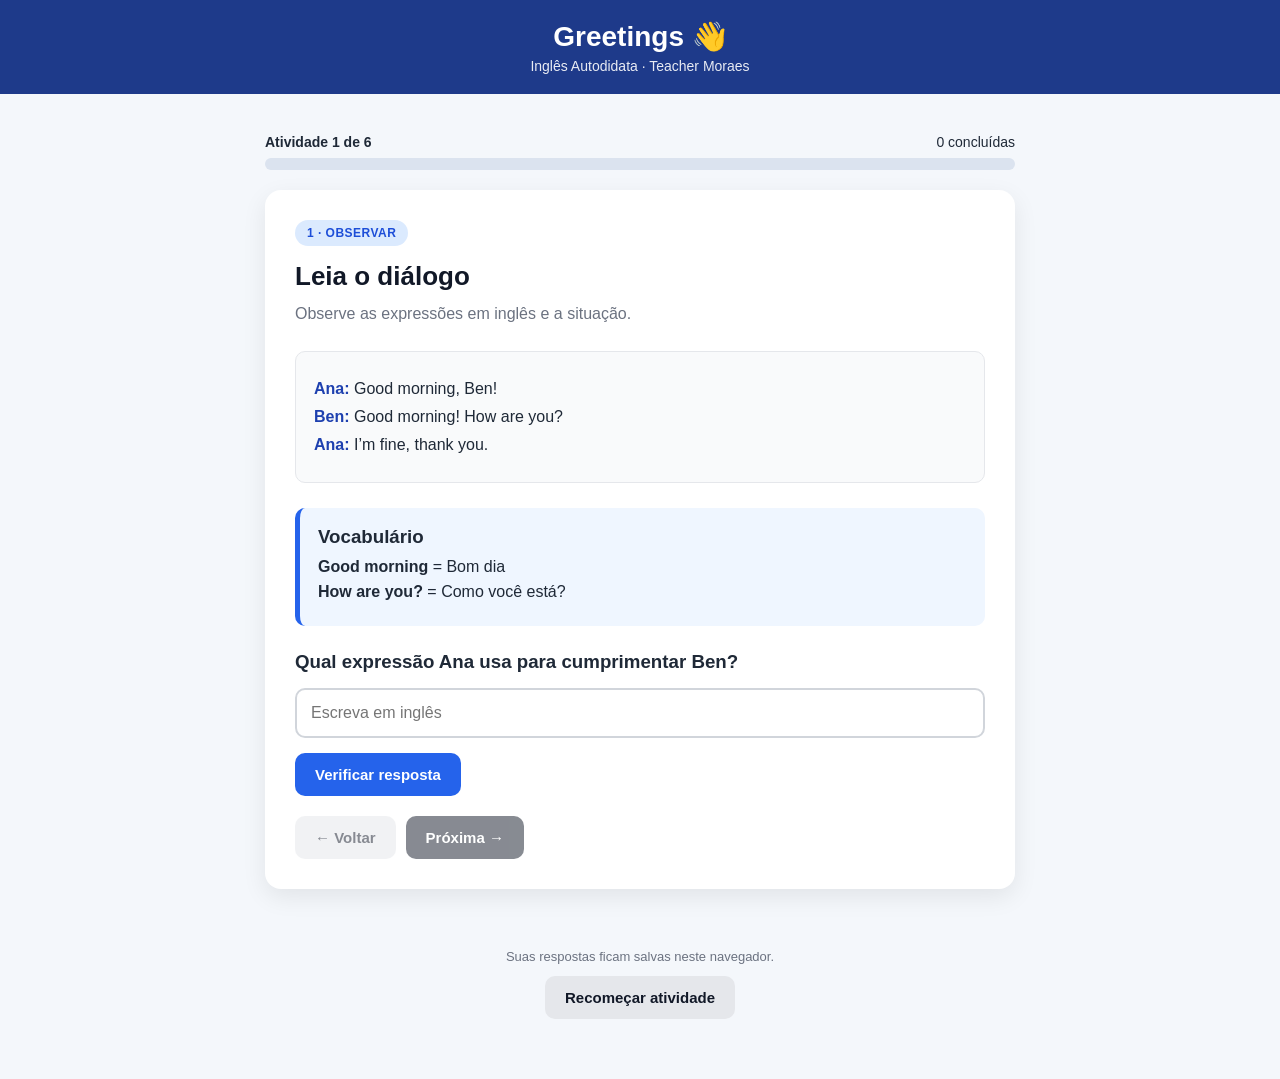
<file: index 1.html>
<!doctype html>
<html lang="pt-BR">
<head>
<meta charset="utf-8">
<meta name="viewport" content="width=device-width,initial-scale=1">
<title>Greetings | Teacher Moraes</title>
<style>
/* =========================
   CONFIGURAÇÕES GERAIS
========================= */

* {
    margin: 0;
    padding: 0;
    box-sizing: border-box;
}

body {
    font-family: Arial, Helvetica, sans-serif;
    background: #f4f7fb;
    color: #1f2937;
    min-height: 100vh;
}


/* =========================
   CABEÇALHO
========================= */

header {
    background: #1e3a8a;
    color: white;
    padding: 20px;
    text-align: center;
}

header h1 {
    font-size: 28px;
    margin-bottom: 5px;
}

header p {
    font-size: 14px;
    opacity: 0.9;
}


/* =========================
   CONTAINER PRINCIPAL
========================= */

.container {
    width: 90%;
    max-width: 750px;
    margin: 40px auto;
}


/* =========================
   PROGRESSO
========================= */

.progress-area {
    margin-bottom: 20px;
}

.progress-text {
    display: flex;
    justify-content: space-between;
    margin-bottom: 8px;
    font-size: 14px;
}

.progress-bar {
    width: 100%;
    height: 12px;
    background: #dbe3ef;
    border-radius: 20px;
    overflow: hidden;
}

.progress {
    width: 20%;
    height: 100%;
    background: #2563eb;
    transition: 0.3s;
}


/* =========================
   CARD DA ATIVIDADE
========================= */

.card {
    background: white;
    border-radius: 16px;
    padding: 30px;
    box-shadow: 0 8px 25px rgba(0, 0, 0, 0.08);
}


/* =========================
   TIPO DE ATIVIDADE
========================= */

.stage {
    display: inline-block;
    background: #dbeafe;
    color: #1d4ed8;
    padding: 6px 12px;
    border-radius: 20px;
    font-size: 12px;
    font-weight: bold;
    margin-bottom: 15px;
}


/* =========================
   TÍTULOS
========================= */

.card h2 {
    font-size: 26px;
    margin-bottom: 10px;
    color: #111827;
}

.instruction {
    color: #6b7280;
    margin-bottom: 25px;
}


/* =========================
   BLOCO DE CONTEÚDO
========================= */

.lesson-box {
    background: #eff6ff;
    border-left: 5px solid #2563eb;
    padding: 18px;
    border-radius: 10px;
    margin-bottom: 25px;
}

.lesson-box h3 {
    margin-bottom: 10px;
}

.lesson-box p {
    margin: 7px 0;
}


/* =========================
   DIÁLOGO
========================= */

.dialogue {
    background: #f9fafb;
    border: 1px solid #e5e7eb;
    padding: 18px;
    border-radius: 10px;
    margin-bottom: 25px;
}

.speaker {
    font-weight: bold;
    color: #1e40af;
}

.dialogue p {
    margin: 10px 0;
}


/* =========================
   EXERCÍCIO
========================= */

.exercise {
    margin-top: 20px;
}

.exercise h3 {
    margin-bottom: 15px;
}

.question {
    font-size: 18px;
    font-weight: bold;
    margin-bottom: 15px;
}


/* =========================
   INPUT
========================= */

.answer {
    width: 100%;
    padding: 14px;
    font-size: 16px;
    border: 2px solid #d1d5db;
    border-radius: 10px;
    outline: none;
    margin-bottom: 15px;
    transition: 0.2s;
}

.answer:focus {
    border-color: #2563eb;
}


/* =========================
   TEXTAREA
========================= */

textarea.answer {
    min-height: 100px;
    resize: vertical;
}


/* =========================
   ALTERNATIVAS
========================= */

.options {
    display: flex;
    flex-direction: column;
    gap: 10px;
    margin-bottom: 20px;
}

.option {
    background: white;
    border: 2px solid #d1d5db;
    padding: 14px;
    border-radius: 10px;
    cursor: pointer;
    transition: 0.2s;
}

.option:hover {
    border-color: #2563eb;
    background: #eff6ff;
}

.option input {
    margin-right: 8px;
}


/* =========================
   BOTÕES
========================= */

.buttons {
    display: flex;
    gap: 10px;
    margin-top: 20px;
}

button {
    border: none;
    padding: 13px 20px;
    border-radius: 10px;
    font-size: 15px;
    cursor: pointer;
    font-weight: bold;
    transition: 0.2s;
}

.btn-check {
    background: #2563eb;
    color: white;
}

.btn-check:hover {
    background: #1d4ed8;
}

.btn-next {
    background: #111827;
    color: white;
}

.btn-next:hover {
    background: #374151;
}

.btn-back {
    background: #e5e7eb;
    color: #111827;
}


/* =========================
   BOTÃO DE ÁUDIO
========================= */

.btn-audio {
    background: #fef3c7;
    color: #92400e;
    margin-bottom: 15px;
}

.btn-audio:hover {
    background: #fde68a;
}


/* =========================
   FEEDBACK
========================= */

.feedback {
    margin-top: 20px;
    padding: 15px;
    border-radius: 10px;
    display: none;
}

.feedback.correct {
    display: block;
    background: #dcfce7;
    color: #166534;
    border: 1px solid #86efac;
}

.feedback.wrong {
    display: block;
    background: #fee2e2;
    color: #991b1b;
    border: 1px solid #fca5a5;
}


/* =========================
   DICA
========================= */

.hint {
    background: #fff7ed;
    border-left: 5px solid #f97316;
    padding: 15px;
    margin-top: 20px;
    border-radius: 8px;
}

.hint strong {
    color: #c2410c;
}


/* =========================
   VOCABULÁRIO
========================= */

.vocabulary {
    display: grid;
    grid-template-columns: repeat(2, 1fr);
    gap: 12px;
    margin-top: 20px;
}

.word-card {
    background: #f3f4f6;
    border-radius: 10px;
    padding: 15px;
    text-align: center;
}

.word-card strong {
    display: block;
    color: #1d4ed8;
    font-size: 17px;
    margin-bottom: 5px;
}


/* =========================
   RODAPÉ
========================= */

footer {
    text-align: center;
    margin-top: 40px;
    padding: 20px;
    color: #6b7280;
    font-size: 13px;
}


/* =========================
   RESPONSIVIDADE
========================= */

@media (max-width: 600px) {

    .container {
        width: 95%;
        margin: 20px auto;
    }

    .card {
        padding: 20px;
    }

    .vocabulary {
        grid-template-columns: 1fr;
    }

    .buttons {
        flex-direction: column;
    }

    button {
        width: 100%;
    }

}
button:disabled{opacity:.5;cursor:not-allowed}.option:has(input:checked){border-color:#2563eb;background:#eff6ff}.progress{width:0}.stage{letter-spacing:.04em}.feedback{line-height:1.5}.card{min-height:410px}.instruction{line-height:1.5}.hint{line-height:1.5} .muted{color:#6b7280;font-size:14px;margin-top:12px} .buttons{flex-wrap:wrap} .question{line-height:1.5} .answer{font-family:inherit} .btn-reset{background:#e5e7eb;color:#111827;margin-top:12px} button:focus-visible,.answer:focus-visible,.option:focus-within{outline:3px solid #f59e0b;outline-offset:3px}
</style>
</head>
<body>
<header><h1>Greetings 👋</h1><p>Inglês Autodidata · Teacher Moraes</p></header>
<main class="container">
<div class="progress-area"><div class="progress-text"><strong id="counter">Atividade 1 de 6</strong><span id="done">0 concluídas</span></div><div class="progress-bar" role="progressbar" aria-label="Progresso" aria-valuemin="0" aria-valuemax="6" aria-valuenow="0"><div class="progress" id="progress"></div></div></div>
<section class="card" aria-live="polite"><span class="stage" id="stage"></span><h2 id="title"></h2><p class="instruction" id="instruction"></p><div id="content"></div><div class="exercise"><h3 id="question"></h3><div id="response"></div><button class="btn-check" id="check" type="button">Verificar resposta</button><div class="feedback" id="feedback" role="status"></div></div><div class="buttons"><button class="btn-back" id="back" type="button">← Voltar</button><button class="btn-next" id="next" type="button">Próxima →</button></div></section>
<footer><p>Suas respostas ficam salvas neste navegador.</p><button class="btn-reset" id="reset" type="button">Recomeçar atividade</button></footer>
</main>
<script>
const activities=[
{stage:'1 · OBSERVAR',title:'Leia o diálogo',instruction:'Observe as expressões em inglês e a situação.',content:'<div class="dialogue"><p><span class="speaker">Ana:</span> Good morning, Ben!</p><p><span class="speaker">Ben:</span> Good morning! How are you?</p><p><span class="speaker">Ana:</span> I’m fine, thank you.</p></div><div class="lesson-box"><h3>Vocabulário</h3><p><strong>Good morning</strong> = Bom dia</p><p><strong>How are you?</strong> = Como você está?</p></div>',question:'Qual expressão Ana usa para cumprimentar Ben?',type:'text',answers:['good morning'],explanation:'“Good morning” é um cumprimento usado pela manhã.'},
{stage:'2 · PREVER',title:'Escolha uma resposta',instruction:'Imagine que uma pessoa acabou de dizer “How are you?”',question:'Qual resposta combina com essa pergunta?',type:'choice',options:['I’m fine, thank you.','Good night!','My name is morning.'],answer:0,explanation:'“I’m fine, thank you” responde à pergunta “How are you?”'},
{stage:'3 · PREENCHER',title:'Complete a expressão',instruction:'Você encontra um colega às 8 horas da manhã.',question:'Good ______, Allan!',type:'text',answers:['morning'],explanation:'Às 8h, podemos dizer “Good morning!”'},
{stage:'4 · CORRIGIR',title:'Corrija o cumprimento',instruction:'Alguém encontra um amigo às 8h e diz “Good night!”',question:'Escreva o cumprimento adequado para esse encontro.',type:'text',answers:['good morning','good morning!'],explanation:'“Good morning!” é usado para cumprimentar alguém de manhã. “Good night” costuma ser uma despedida à noite.'},
{stage:'5 · MODIFICAR',title:'Deixe mais informal',instruction:'Troque a saudação formal por uma saudação informal.',content:'<div class="lesson-box"><p><strong>Original:</strong> Hello, my name is Allan.</p><p><strong>Modelo:</strong> Hi, I’m Allan.</p></div>',question:'Como você diria “Hello, my name is Ana” de modo mais informal?',type:'text',answers:["hi i'm ana","hi i am ana"],explanation:'Uma opção é “Hi, I’m Ana.”'},
{stage:'6 · CRIAR',title:'Crie um diálogo',instruction:'Agora use o que praticou. Escreva ao menos duas falas em inglês: um cumprimento e uma resposta.',question:'Seu pequeno diálogo:',type:'create',explanation:'Exemplo: A: Good morning! How are you?  B: I’m fine, thank you. And you?'}
];
const key='greetings-teacher-moraes-v1';
let saved;try{saved=JSON.parse(localStorage.getItem(key))||{}}catch{saved={}};
let state={index:0,responses:{},completed:{},...saved};
if(!Number.isInteger(state.index)||state.index<0||state.index>=activities.length)state.index=0;
const $=id=>document.getElementById(id);
function persist(){try{localStorage.setItem(key,JSON.stringify(state))}catch{}}
function normalize(value){return value.normalize('NFKD').replace(/[\u0300-\u036f]/g,'').toLowerCase().replace(/[’‘]/g,"'").replace(/[.,!?]/g,'').replace(/\s+/g,' ').trim()}
function render(){const i=state.index,a=activities[i];$('counter').textContent=`Atividade ${i+1} de ${activities.length}`;const total=Object.keys(state.completed).length;$('done').textContent=`${total} concluída${total===1?'':'s'}`;$('progress').style.width=`${total/activities.length*100}%`;document.querySelector('[role=progressbar]').setAttribute('aria-valuenow',total);$('stage').textContent=a.stage;$('title').textContent=a.title;$('instruction').textContent=a.instruction;$('content').innerHTML=a.content||'';$('question').textContent=a.question;$('feedback').className='feedback';$('feedback').textContent='';$('check').textContent=a.type==='create'?'Salvar diálogo':'Verificar resposta';$('back').disabled=i===0;$('next').textContent=i===activities.length-1?'Ver resultado':'Próxima →';$('next').disabled=!state.completed[i]&&i!==activities.length-1;
const response=$('response');response.replaceChildren();if(a.type==='choice'){const group=document.createElement('div');group.className='options';a.options.forEach((option,n)=>{const label=document.createElement('label');label.className='option';const input=document.createElement('input');input.type='radio';input.name='answer';input.value=n;input.checked=Number(state.responses[i])===n;input.addEventListener('change',()=>{state.responses[i]=n;persist()});label.append(input,document.createTextNode(option));group.append(label)});response.append(group)}else{const input=document.createElement(a.type==='create'?'textarea':'input');input.className='answer';input.setAttribute('aria-label','Sua resposta');if(a.type==='text')input.type='text';input.placeholder=a.type==='create'?'A: Hello!\nB: Hi! How are you?':'Escreva em inglês';input.value=state.responses[i]||'';input.addEventListener('input',()=>{state.responses[i]=input.value;persist()});if(a.type==='text')input.addEventListener('keydown',e=>{if(e.key==='Enter')check()});response.append(input)}if(state.completed[i])show(true,a.explanation)}
function show(correct,message){const el=$('feedback');el.className='feedback '+(correct?'correct':'wrong');el.textContent=(correct?'✓ ':'Tente novamente. ')+message}
function check(){const i=state.index,a=activities[i],raw=state.responses[i];if(raw===undefined||raw===null||String(raw).trim()===''){show(false,'Digite ou selecione uma resposta.');return}let correct;if(a.type==='choice')correct=Number(raw)===a.answer;else if(a.type==='create')correct=String(raw).trim().split(/\n/).filter(x=>x.trim()).length>=2;else correct=a.answers.some(answer=>normalize(raw)===normalize(answer));if(correct){state.completed[i]=true;persist();render()}else show(false,a.type==='create'?'Escreva duas falas, cada uma em uma linha.':'Leia o enunciado e tente outra vez.')}
$('check').addEventListener('click',check);$('back').addEventListener('click',()=>{if(state.index>0){state.index--;persist();render()}});$('next').addEventListener('click',()=>{if(state.index<activities.length-1){if(!state.completed[state.index])return;state.index++;persist();render()}else{const total=Object.keys(state.completed).length;$('feedback').className='feedback correct';$('feedback').textContent=`Você concluiu ${total} de ${activities.length} atividades!`;}});$('reset').addEventListener('click',()=>{if(confirm('Apagar as respostas e recomeçar?')){state={index:0,responses:{},completed:{}};persist();render()}});render();
</script>
</body>
</html>
</file>
